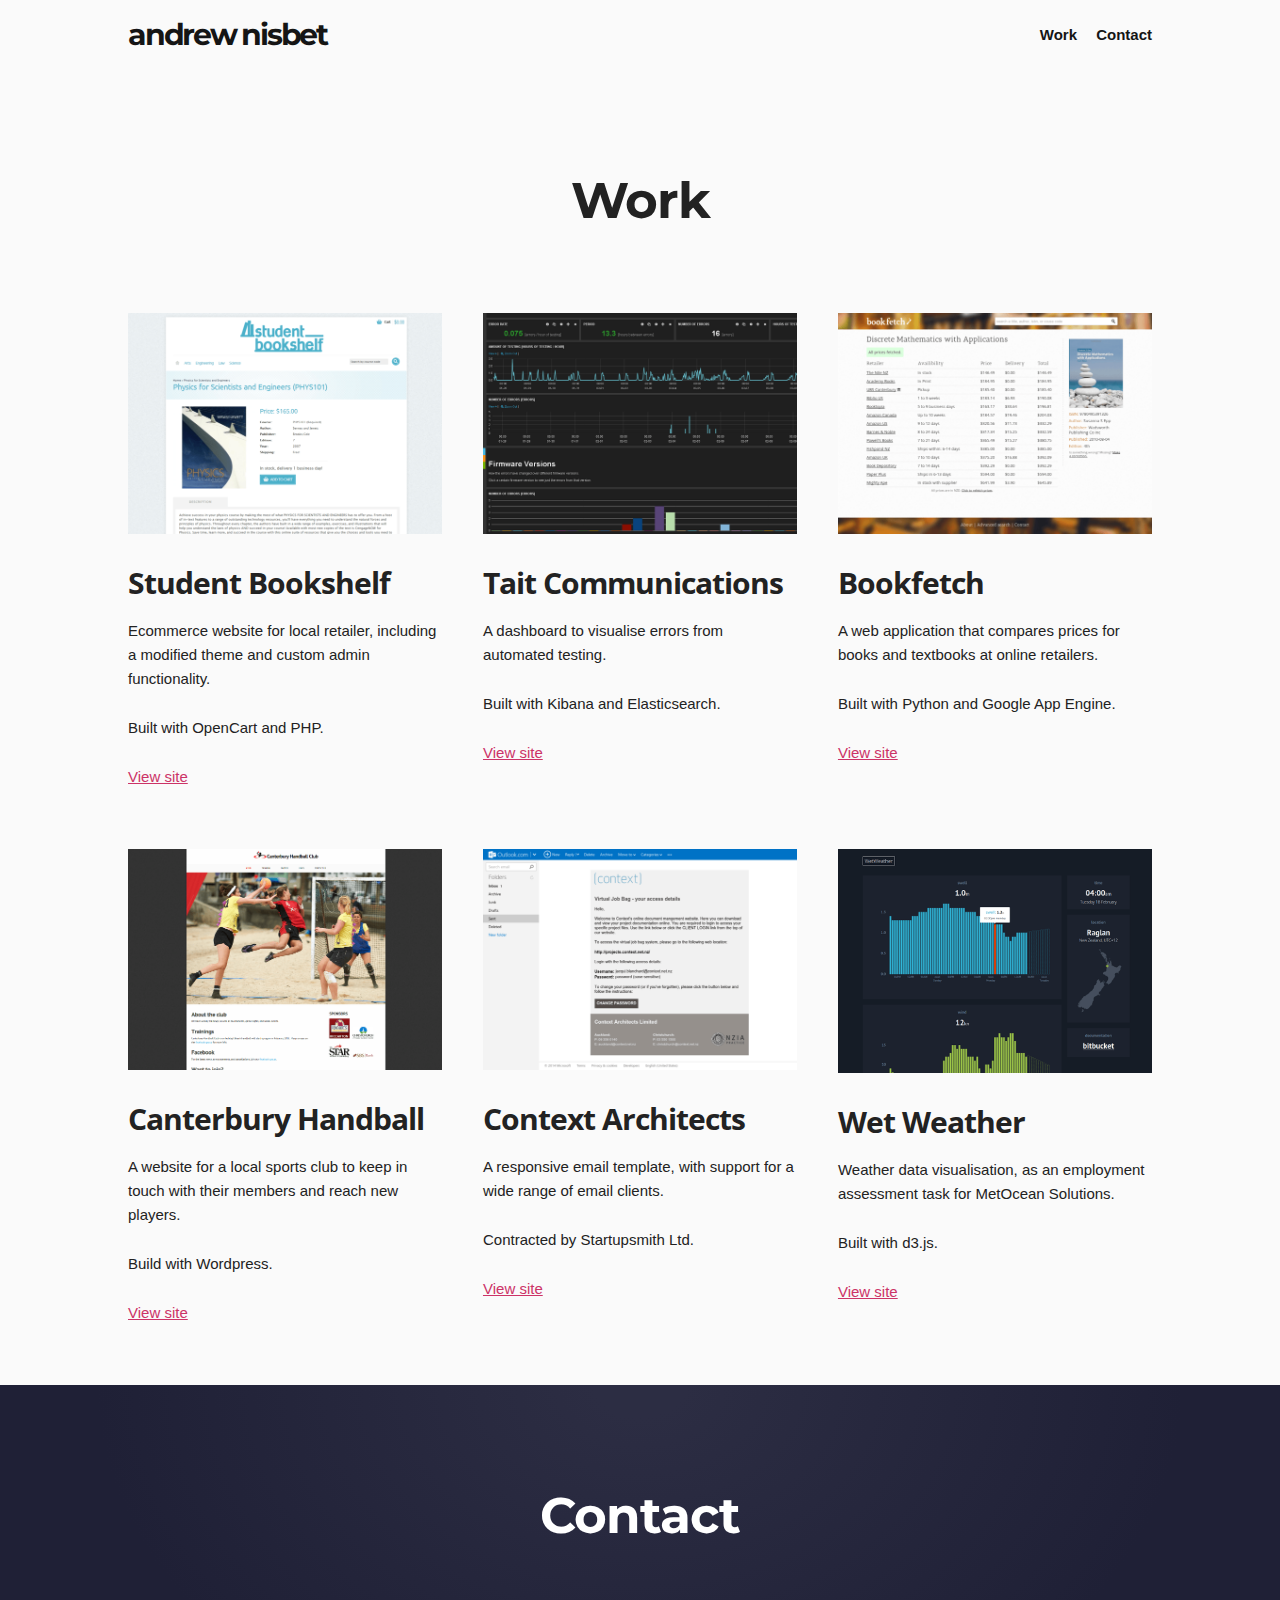
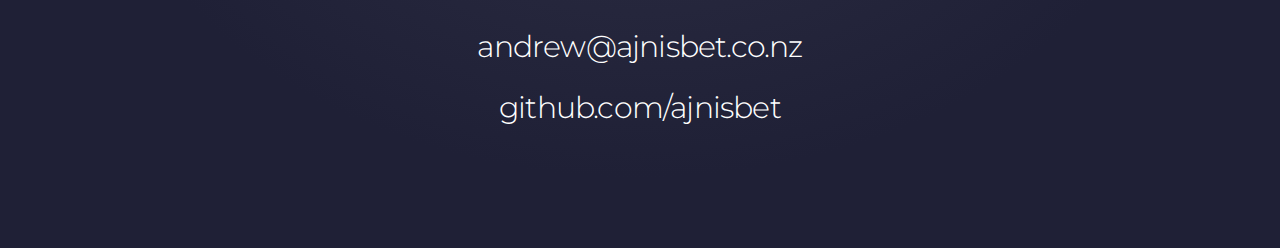
<file: index.html>
<!doctype html>
<html lang="en-GB">
<head>

	<meta charset="utf-8">
	<title>Andrew Nisbet</title>
	<meta name="description" content="A selection of my web development work.">
	<meta name="author" content="https://github.com/ajnisbet">
	<meta name="robots" content="noindex">

	<meta name="viewport" content="width=device-width, initial-scale=1">

	<link href='https://fonts.googleapis.com/css?family=RobotoDraft:300,400,700|Open+Sans:400,700|Open+Sans+Condensed:700|Montserrat:700' rel='stylesheet'>

	<link href="assets/css/normalize.css" rel="stylesheet">
	<link href="assets/css/skeleton.css" rel="stylesheet">
	<link href="assets/css/style.css" rel="stylesheet">

</head>
<body>
<div class="nav-bg">
	
	<div class="container">
		<div class="row top-bar">
			<div class="logotype">Andrew Nisbet</div>
			<ul class="nav">
				<li class="active"><a href="#work">Work</a></li>
				<li><a href="#contact">Contact</a></li>
			</ul>
		</div>
	</div>

</div>
<section class="container work" id="work">
	<div class="row">
		<h2>Work</h2>
	</div>
	<div class="row">
		<div class="one-third column work-item">
			<div class="gallery">
				<a href="assets/images/sb-1.png" data-caption="1 of 3"><img src="assets/images/sb.png" class="placeholder"></a>
				<a href="assets/images/sb-3.png" data-caption="2 of 3"></a>
				<a href="assets/images/sb-2.png" data-caption="3 of 3"></a>
			</div>
			<h3>Student Bookshelf</h3>
			<p>Ecommerce website for local retailer, including a modified theme and custom admin functionality.</p>
			<p>Built with OpenCart and PHP.</p>
			<div class="gallery">
				<a href="assets/images/sb-1.png" data-caption="1 of 3">View site</a>
				<a href="assets/images/sb-3.png" data-caption="2 of 3"></a>
				<a href="assets/images/sb-2.png" data-caption="3 of 3"></a>
			</div>
		</div>
		<div class="one-third column work-item">
			<a href="assets/images/tait-1.png"><img src="assets/images/tait.png" class="placeholder"></a>
			<h3>Tait Communications</h3>
			<p>A dashboard to visualise errors from automated testing.</p>
			<p>Built with Kibana and Elasticsearch.</p>
			<a href="assets/images/tait-1.png">View site</a>
		</div>
		<div class="one-third column work-item">
			<a href="http://www.bookfetch.co.nz"><img src="assets/images/bf.png" class="placeholder"></a>
			<h3>Bookfetch</h3>
			<p>A web application that compares prices for books and textbooks at online retailers.</p>
			<p>Built with Python and Google App Engine.</p>
			<a href="http://www.bookfetch.co.nz">View site</a>
		</div>
	</div>
	<div class="row">
		<div class="one-third column work-item">
			<a href="http://www.canterbury.handball.net.nz/"><img src="assets/images/ch.png" class="placeholder"></a>
			<h3>Canterbury Handball</h3>
			<p>A website for a local sports club to keep in touch with their members and reach new players.</p>
			<p>Build with Wordpress.</p>
			<a href="http://www.canterbury.handball.net.nz/">View site</a>
		</div>
		<div class="one-third column work-item">
			<a href="context_email.html"><img src="assets/images/context.png" class="placeholder"></a>
			<h3>Context Architects</h3>
			<p>A responsive email template, with support for a wide range of email clients.</p>
			<p>Contracted by Startupsmith Ltd.</p>
			<a href="context_email.html">View site</a>
		</div>
		<div class="one-third column work-item">
			<a href="wet_weather.html"><img src="assets/images/wet_weather.png" class="placeholder"></a>
			<h3>Wet Weather</h3>
			<p>Weather data visualisation, as an employment assessment task for MetOcean Solutions.</p>
			<p>Built with d3.js.</p>
			<a href="wet_weather.html">View site</a>
		</div>
	</div>
</section>

<div class="bg bg-upside-down">
	<section class="contact container" id="contact">
		<div class="row">
			<h2>Contact</h2>
			<h4><a href="mailto:andrew@ajnisbet.co.nz">andrew@ajnisbet.co.nz</a></h4>
			<h4><a href="https://github.com/ajnisbet">github.com/ajnisbet</a></h4>
		</div>


	</section>
</div>

<link rel="stylesheet" href="assets/css/baguetteBox.min.css">
<script src="assets/js/baguetteBox.min.js"></script>
<script>
window.onload = function() {
    baguetteBox.run('.gallery', {

    });
};
</script>
<script>
	(function(i,s,o,g,r,a,m){i['GoogleAnalyticsObject']=r;i[r]=i[r]||function(){
	(i[r].q=i[r].q||[]).push(arguments)},i[r].l=1*new Date();a=s.createElement(o),
	m=s.getElementsByTagName(o)[0];a.async=1;a.src=g;m.parentNode.insertBefore(a,m)
	})(window,document,'script','//www.google-analytics.com/analytics.js','ga');
	
	ga('create', 'UA-59478184-2', 'auto');
	ga('send', 'pageview');

</script>
</body>
</html>
</file>
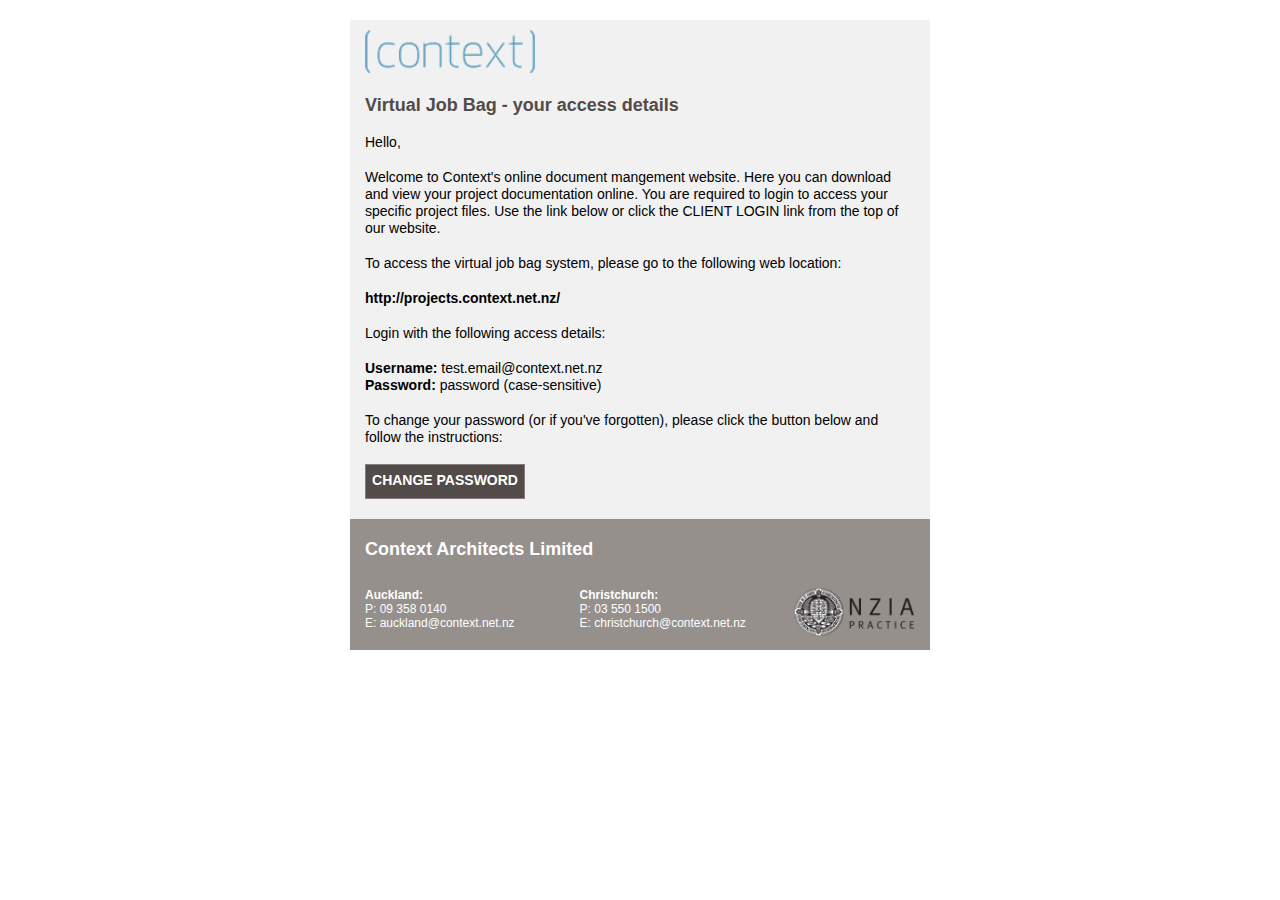
<file: context_email.html>
<!doctype html>
<html xmlns="http://www.w3.org/1999/xhtml">
<head>

<meta http-equiv="Content-Type" content="text/html; charset=UTF-8" />

<title>Virtual Job Bag - Context</title>
                                                                                                                                                                                                                                                                                                                                                                                                        
<style type="text/css">
	.ReadMsgBody {width: 100%; background-color: #ffffff;}
	.ExternalClass {width: 100%; background-color: #ffffff;}
	body	 {width: 100%; background-color: #ffffff; margin:0; padding:0; -webkit-font-smoothing: antialiased;font-family: Georgia, Times, serif}
	table {border-collapse: collapse;}
	
	@media only screen and (max-width: 640px)  {
					body[yahoo] .deviceWidth {width:440px!important; padding:0;}	
					body[yahoo] .center {text-align: center!important;}	 
			}
			
	@media only screen and (max-width: 479px) {
					body[yahoo] .deviceWidth {width:280px!important; padding:0;}	
					body[yahoo] .center {text-align: center!important;}	 
			}

</style>
</head>

<body leftmargin="0" topmargin="0" marginwidth="0" marginheight="0" yahoo="fix" style="font-family: Georgia, Times, serif">

<table width="100%" border="0" cellpadding="0" cellspacing="0" align="center">
	<tr>
		<td width="100%" valign="top" bgcolor="#ffffff" style="padding-top:20px">
		
            <table width="580"  class="deviceWidth" border="0" cellpadding="0" cellspacing="0" align="center" bgcolor="#f1f1f1">
                <tr>
                    <td valign="top" align="left" style="padding:10px 15px 10px 15px">
                        <p style="mso-table-lspace:0;mso-table-rspace:0; margin:0"><img width="170" src="assets/images/context_logo.png" alt="" border="0" style="width: 170px"/></p>
                    </td>
                </tr>              
                <tr>
                    <td style="font-size: 18px; color: #524b48; font-weight: bold; text-align: left; font-family: Calibri, Arial, sans-serif; line-height: 17px; vertical-align: top; padding:10px 15px 10px 15px" bgcolor="#f1f1f1">
                        Virtual Job Bag - your access details                          
                    </td>
                </tr>              
                <tr>
                    <td style="font-size: 14px; color: #000000; font-weight: normal; text-align: left; font-family: Calibri, Arial, sans-serif; line-height: 17px; vertical-align: top; padding:10px 15px 8px 15px" bgcolor="#f1f1f1">
                        Hello,                          
                    </td>
                </tr>              
                <tr>
                    <td style="font-size: 14px; color: #000000; font-weight: normal; text-align: left; font-family: Calibri, Arial, sans-serif; line-height: 17px; vertical-align: top; padding:10px 15px 8px 15px" bgcolor="#f1f1f1">
                        Welcome to Context's online document mangement website. Here you can download and view your project documentation online. You are required to login to access your specific project files. Use the link below or click the CLIENT LOGIN link from the top of our website.                           
                    </td>
                </tr> 
                <tr>             
                    <td style="font-size: 14px; color: #000000; font-weight: normal; text-align: left; font-family: Calibri, Arial, sans-serif; line-height: 17px; vertical-align: top; padding:10px 15px 8px 15px" bgcolor="#f1f1f1">
                        To access the virtual job bag system, please go to the following web location:                      
                    </td>
                </tr>              
                <tr>             
                    <td style="font-size: 14px; color: #000000; font-weight: bold; text-align: left; font-family: Calibri, Arial, sans-serif; line-height: 17px; vertical-align: top; padding:10px 15px 8px 15px" bgcolor="#f1f1f1">
                        <a style="font-size: 14px; color: #000000; font-weight: bold; text-decoration:none" href="http://projects.context.net.nz/">http://projects.context.net.nz/</a>          
                    </td>
                </tr>              
                <tr>             
                    <td style="font-size: 14px; color: #000000; font-weight: normal; text-align: left; font-family: Calibri, Arial, sans-serif; line-height: 17px; vertical-align: top; padding:10px 15px 8px 15px" bgcolor="#f1f1f1">
                        Login with the following access details:
                    </td>
                </tr>              
                <tr>             
                    <td style="font-size: 14px; color: #000000; font-weight: normal; text-align: left; font-family: Calibri, Arial, sans-serif; line-height: 17px; vertical-align: top; padding:10px 15px 8px 15px" bgcolor="#f1f1f1">
                        <b>Username:</b> test.email@context.net.nz
                        <br />
                        <b>Password:</b> password (case-sensitive)
                    </td>
                </tr>
                <tr>             
                    <td style="font-size: 14px; color: #000000; font-weight: normal; text-align: left; font-family: Calibri, Arial, sans-serif; line-height: 17px; vertical-align: top; padding:10px 15px 8px 15px" bgcolor="#f1f1f1">
                        To change your password (or if you've forgotten), please click the button below and follow the instructions:
                    </td>
                </tr>              
                <tr>
                    <td style="padding: 10px 15px 20px 15px">
                        <table width="160" align="left">
                            <tr>
                                <td bgcolor="#c8c8ca" style="padding:2px 0 5px 0;background-color:#524b48; border:1px solid #837e7d; background-repeat:repeat-x" align="center">
                                    <a href="" 
                                    style="
                                    color:#fff;
                                    font-size:14px;
                                    font-weight:bold;
                                    line-height: 26px;
                                    text-align:center;
                                    text-decoration:none;
                                    font-family: Calibri, Arial, sans-serif;
                                    -webkit-text-size-adjust:none;">
                                            CHANGE PASSWORD
                                    </a>

                                </td>
                            </tr>
                        </table>
                    </td>
                </tr>
            </table>



			

			<table width="580" cellpadding="0" cellspacing="0" align="center" class="deviceWidth" bgcolor="#95908c">

                <tr>
                    <td style="font-size: 18px; color: #fff; font-weight: bold; text-align: left; font-family: Calibri, Arial, sans-serif; line-height: 17px; vertical-align: top; padding:22px 8px 20px 15px" bgcolor="#95908c">Context Architects Limited</a>
                    </td>
                </tr>

				<tr>
					<td valign="top">
						
                        <table width="37%" align="left" cellpadding="0" cellspacing="0" class="deviceWidth">
                            <tr>
                                <td style="font-size: 12px; color: #fff; font-weight: normal; text-align: left; font-family: Calibri, Arial, sans-serif; line-height: 14px; vertical-align: top; padding:10px 8px 10px 15px">
                                    <b>Auckland:</b>
                                    <br />
                                    P: 09 358 0140
                                    <br />
                                    E: auckland@context.net.nz
                                </td>
                            </tr>                                        
                        </table>
                        
						<table width="37%" align="left" cellpadding="0" cellspacing="0" class="deviceWidth">
                            <tr>
                                <td style="font-size: 12px; color: #fff; font-weight: normal; text-align: left; font-family: Calibri, Arial, sans-serif; line-height: 14px; vertical-align: top; padding:10px 8px 10px 15px">
                                    <b>Christchurch:</b>
                                    <br />
                                    P: 03 550 1500
                                    <br />
                                    E: christchurch@context.net.nz
                                </td>
                            </tr>                                        
						</table>
                        

                        <table width="22%" align="left" cellpadding="0" cellspacing="0" class="deviceWidth">
                            <tr>
                                <td valign="top" align="left" style="padding:10px 15px 10px 15px">
                                    <p style="mso-table-lspace:0;mso-table-rspace:0; margin:0"><a href="#"><img width="120" src="assets/images/nzia_logo.png" alt="" border="0" style="width: 120px"/></a></p>
                                </td>
                            </tr>
                        </table>

					</td>
				</tr>

			</table>
		</td>
	</tr>
</table> 

</body>
</html>
</file>
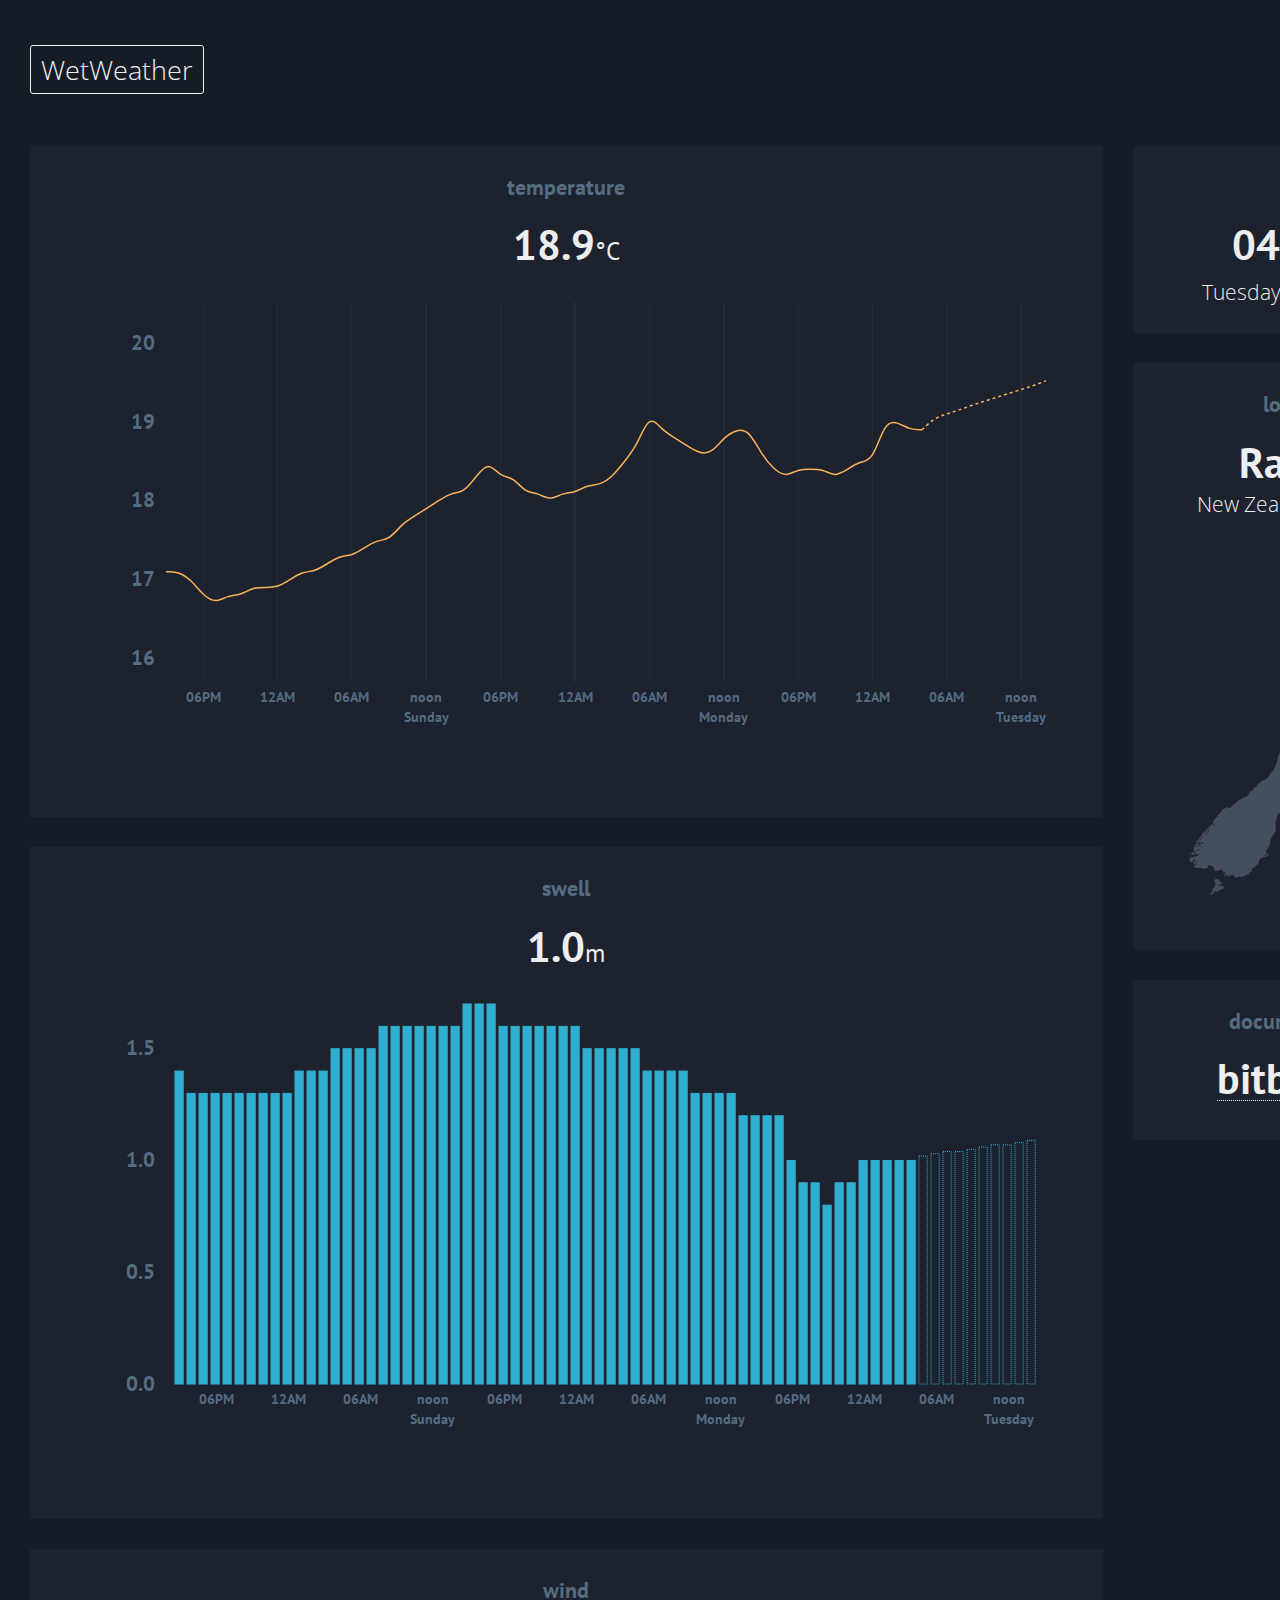
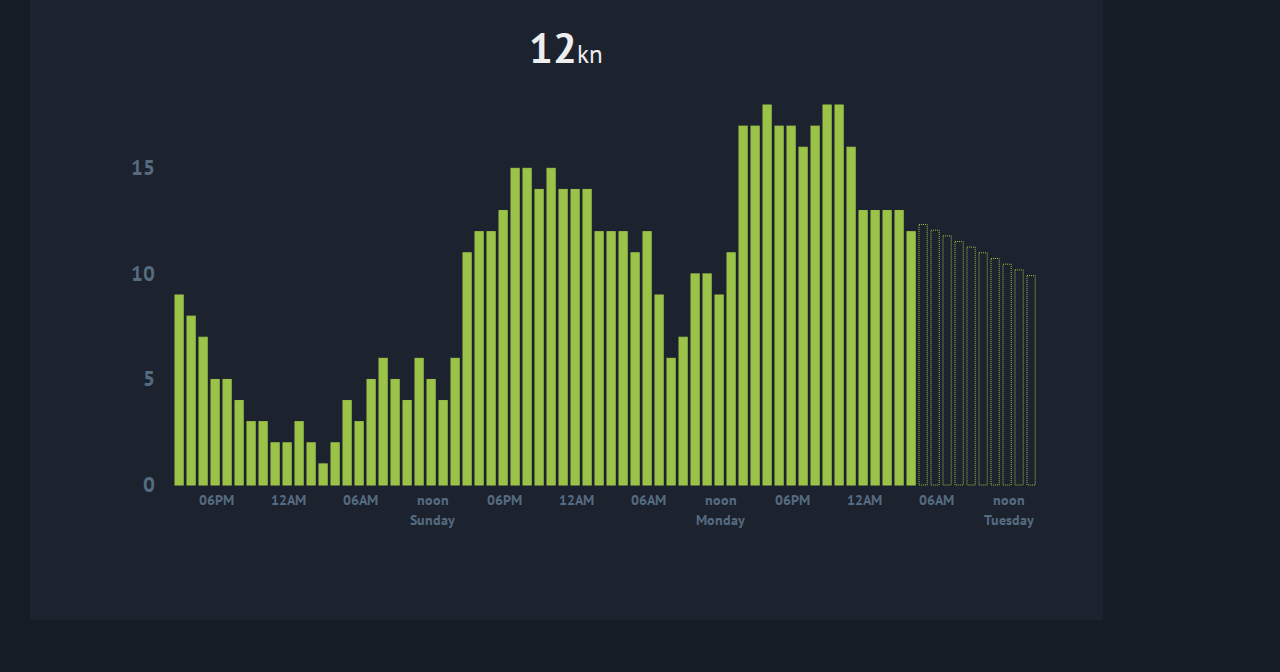
<file: wet_weather.html>
<!doctype html>
<head>

	<meta charset="utf-8">
	<meta http-equiv="X-UA-Compatible" content="IE=edge">
	<meta name="description" content="Weather data visualisation.">
	<meta name="author" content="ajnisbet@gmail.com">
	<meta name="robots" content="noindex">

	<title>Raglan Weather - WetWeather</title>

	<link rel="stylesheet" href="assets/css/bootstrap.min.css">
	<link rel="stylesheet" href="assets/css/ww_style.css">
	<link rel='stylesheet' href='https://fonts.googleapis.com/css?family=PT+Sans:400,700|Open+Sans:400,300'>

	<script src="assets/js/d3.js"></script>
	<script src="assets/js/topojson.js"></script>
	<script src="assets/js/d3.tip.js"></script>

	<!--[if lt IE 9]>
		<script src="assets/js/html5shiv.min.js"></script>
	<![endif]-->

</head>
<body>

	<div class="navbar navbar-static-top">
		<div class="container">
			<div class="navbar-header">
				<a class="navbar-brand" href="#!">
					<span class="logotype">WetWeather</span>
				</a>
			</div>
		</div>
	</div>

	<div class="container">
		
		<div class="col-xs-9">
			<div class="row">
				<div class="col-xs-12">
					<div class="holder">
						<h2>Temperature</h2>
						<div class="value">18.9<span class="unit">°C</span></div>
						<div class="chart-area">
							<div id="temperature-chart"></div>
						</div>
					</div>
				</div>
				<div class="col-xs-12">
					<div class="holder">
						<h2>Swell</h2>
						<div class="value">1.0<span class="unit">m</span></div>
						<div class="chart-area">
							<div id="swell-chart"></div>
						</div>
					</div>
				</div>
				
				<div class="col-xs-12">
					<div class="holder">
						<h2>Wind</h2>
						<div class="value">12<span class="unit">kn</span></div>
						<div class="chart-area">
							<div id="wind-chart"></div>
						</div>
					</div>
				</div>
			</div>

		</div>
		<div class="col-xs-3">
			<div class="row">
				
			<div class="col-xs-12">
				<div class="holder">
					<h2>Time</h2>
					<div class="value">04:00<span class="unit">am</span></div>
					<div class="date">Tuesday 18 February</div>
				</div>
				<div class="holder">
					<h2>Location</h2>
					<div class="value">Raglan</div>
					<div class="date">New Zealand, UTC+12</div>
					<div id="map-chart"></div>
				</div>
				<div class="holder">
					<h2>Documentation</h2>
					<div class="value"><a href="https://bitbucket.org/ajnisbet/ocean-data-visualisation/">bitbucket</a></div>
				</div>
			</div>
			</div>
		</div>


		

		

	</div>

	<script>
		// Return the compas wind direction based on the wind angle
		var wind_direction = function(dir) {
			var dirs = ["N", "NW", "W", "SW", "S", "SE", "S", "NE"];
			dir = dir % 360;
			var index = Math.floor(dir / (360 / dirs.length));
			return dirs[index];
		};

	</script>


	<script>
		// NZ Map
		var map_width = 350, map_height = 400;
		var map_svg = d3.select("#map-chart")
			.append("svg")
			.attr("width", map_width)
			.attr("height", map_height)

		var projection = d3.geo.transverseMercator()
			.scale(1500)
			.rotate([188,40.5])
			.translate([map_width/2-(map_width*0.05), map_height/2]); // Adjust left to visually centre map

		var map_path = d3.geo.path()
			.projection(projection)
			.pointRadius(3);

		var coordinates = projection([174.871794, -37.801285]);

		d3.json("assets/js/nz-topo.json",function (mapData) {

			map_svg.selectAll("path")
				.data(topojson.feature(mapData, mapData.objects.nzl_subunits).features)
				.enter()
				.append("path")
				.attr("d", map_path)
				.attr("class", function (d) {return d.id;});

			map_svg.append('svg:circle')
				.attr('cx', coordinates[0])
				.attr('cy', coordinates[1])
				.attr('r', 7.5)
				.attr("class", "marker");
		});

	</script>
	<script>
		// Dimensions of large plots
		var margin = {top: 20, right: 20, bottom: 100, left: 100},
			width = 1000 - margin.left - margin.right,
			height = 500 - margin.top - margin.bottom;

		// Parse metocean date format
		var parseDate = d3.time.format("%Y-%m-%d %H:%M:%S").parse;

	</script>
	<script>
		// Temperature plot
		var x_temp = d3.time.scale()
			.range([0, width]);

		var y_temp = d3.scale.linear()
			.nice()
			.range([height, 0]);


		var xAxis_temp1 = d3.svg.axis()
			.scale(x_temp)
			.orient("bottom")
			.tickFormat(function(d) {
				if (d.getHours() == 12) {
					return d3.time.format("%A")(d);
				} else {
					return "";
					
				}
			})
			.ticks(d3.time.hour, 12)
			.innerTickSize(-height)
			.outerTickSize(0)
			.tickPadding(30);


		var xAxis_temp2 = d3.svg.axis()
			.scale(x_temp)
			.orient("bottom")
			.tickFormat(function(d) {
				if (d.getHours() == 12) {
					return "noon";
				} else {
					return d3.time.format("%I%p")(d);
					
				} 
			})
			.ticks(d3.time.hour, 6)
			.innerTickSize(-height)
			.outerTickSize(0)
			.tickPadding(10);


		var yAxis_temp = d3.svg.axis()
			.scale(y_temp)
			.ticks(5)
			.orient("left")
			.tickPadding(10)
			.tickSize(1);

		var line_temp = d3.svg.line()
			.interpolate("basis")   
			.x(function(d) { return x_temp(d.Time); })
			.y(function(d) { return y_temp(d.tmp); });

		var svg_temp = d3.select("#temperature-chart").append("svg")
			.attr("width", width + margin.left + margin.right)
			.attr("height", height + margin.top + margin.bottom)
			.append("g")
			.attr("transform", "translate(" + margin.left + "," + margin.top + ")");


		d3.tsv("assets/data/combined.tsv", function(error, data) {
			data.forEach(function(d) {
				d.Time = parseDate(d.Time);
				d.forecast = d.forecast;
			});

			// Only do the last 3 days
			var latest_date = Math.max.apply(Math, data.map(function(d) {
				return d.Time;
			}));
			var earliest_date = latest_date - 3*24*60*60*1000;
			data = data.filter(function(d) {
				return d.Time > earliest_date;
			});

			data_real = data.filter(function(d) {
				return d.forecast  == 0;
			});
			data_forecast = data.filter(function(d) {
				return d.forecast  == 1;
			});
			data_forecast.unshift(data_real[data_real.length-1])

			x_temp.domain(d3.extent(data, function(d) { return d.Time; }));
			var yMin = Math.min.apply(Math, data.map(function(v) { return v.tmp; })) - 1;
			var yMax = Math.max.apply(Math, data.map(function(v) { return v.tmp; })) + 1;
			console.log(yMin, yMax);
			y_temp.domain([yMin, yMax]);

			svg_temp.append("g")
				.attr("class", "x axis major")
				.attr("transform", "translate(0," + height + ")")
				.call(xAxis_temp1);

			svg_temp.append("g")
				.attr("class", "x axis minor")
				.attr("transform", "translate(0," + height + ")")
				.call(xAxis_temp2);

			svg_temp.append("g")
				.attr("class", "y axis")
				.call(yAxis_temp)
				.append("text");


			svg_temp.append("path")
				.datum(data_real)
				.attr("class", "line")
				.attr("d", line_temp);

			svg_temp.append("path")
				.datum(data_forecast)
				.attr("class", "line")
				.style("stroke-dasharray", ("3, 3"))
				.attr("d", line_temp);
		});

	</script>
	<script>
		// Temperature plot

		var x_swell = d3.scale.ordinal()
			.rangeRoundBands([0, width], .1);

		var y_swell = d3.scale.linear()
			.nice()
			.range([height, 0]);

		var xAxis_swell1 = d3.svg.axis()
			.scale(x_swell)
			.tickFormat(function(d) {
				if (d.getHours() == 12) {
					return d3.time.format("%A")(d);
				} else {
					return "";
					
				}
			})
			.orient("bottom")
			.ticks(d3.time.hour, 12)
			.tickSize(0)
			.tickPadding(30);

		var xAxis_swell2 = d3.svg.axis()
			.scale(x_swell)
			.tickFormat(function(d) {
				if (d.getHours() == 12) {
					return "noon";
				} else if (d.getHours()%6 === 0) {
					return d3.time.format("%I%p")(d);
				} else {
					return "";
				}
			})
			.ticks(d3.time.hour, 6)
			.orient("bottom")
			.tickSize(0)
			.tickPadding(10);

		var yAxis_swell = d3.svg.axis()
			.scale(y_swell)
			.orient("left")
			.ticks(5)
			.orient("left")
			.tickPadding(10)
			.tickSize(1);

		var tip_swell = d3.tip()
			.attr('class', 'd3-tip')
			.offset([-10, 0])
			.html(function(d) {
				pretty_date_format = d3.time.format("%I:%M%p %A")
				return "<strong>swell:</strong> " + d.swl + "<span class=\"unit\">m</span></span><br><span class=\"tip-date\">" + pretty_date_format(d.Time)+ "</span";
			})

		var svg_swell = d3.select("#swell-chart").append("svg")
			.attr("width", width + margin.left + margin.right)
			.attr("height", height + margin.top + margin.bottom)
			.append("g")
			.attr("transform", "translate(" + margin.left + "," + margin.top + ")");

		svg_swell.call(tip_swell);

		d3.tsv("assets/data/combined.tsv", type, function(error, data) {
			data.forEach(function(d) {
				d.Time = parseDate(d.Time);
				d.swl = d.hs_sw1;
			});

			// Only do the last n days
			var latest_date = Math.max.apply(Math, data.map(function(d) {
				return d.Time;
			}));
			var earliest_date = latest_date - 3*24*60*60*1000;
			data = data.filter(function (d) {
				return d.Time > earliest_date;
			});


			x_swell.domain(data.map(function(d) { return d.Time; }));
			y_swell.domain([0, d3.max(data, function(d) { return d.swl; })]);

			svg_swell.append("g")
				.attr("class", "x axis")
				.attr("transform", "translate(0," + height + ")")
				.call(xAxis_swell1);

			svg_swell.append("g")
				.attr("class", "x axis")
				.attr("transform", "translate(0," + height + ")")
				.call(xAxis_swell2);

		  	svg_swell.append("g")
				.attr("class", "y axis")
				.call(yAxis_swell)
				.append("text")
				.attr("transform", "rotate(-90)")
				.attr("y", 6)
				.attr("dy", ".71em")
				.style("text-anchor", "end")

		  	svg_swell.selectAll(".bar")
				.data(data)
				.enter().append("rect")
				.attr("class", function(d) {
					if (d.forecast == 1) {
						return "bar forecast";
					} else {
						return "bar";
					}
				})
				.style("stroke-dasharray", function(d) {
					if (d.forecast == 1) {
						return ("1, 1");
					} else {
						return ("0, 0");
					}
				})
				// .style("stroke-dasharray", ("1, 1"))
				.attr("x", function(d) { return x_swell(d.Time); })
				// .attr("width", x_swell.rangeBand())
				.attr("width", width/data.length-4)
				.attr("y", function(d) { return y_swell(d.swl); })
				.attr("height", function(d) { return height - y_swell(d.swl); })
				.on('mouseover', tip_swell.show)
				.on('mouseout', tip_swell.hide)

		});

		function type(d) {
		  d.frequency = +d.frequency;
		  return d;
		}


	</script>

	<script>



			var x_wind = d3.scale.ordinal()
				.rangeRoundBands([0, width], .1);

			var y_wind = d3.scale.linear()
				.nice()
				.range([height, 0]);

			var xAxis_wind1 = d3.svg.axis()
				.scale(x_wind)
				.tickFormat(function(d) {
					if (d.getHours() == 12) {
						return d3.time.format("%A")(d);
					} else {
						return "";
						
					}
				})
				.orient("bottom")
				.ticks(d3.time.hour, 12)
				.tickSize(0)
				.tickPadding(30);

			var xAxis_wind2 = d3.svg.axis()
				.scale(x_wind)
				.tickFormat(function(d) {
					if (d.getHours() == 12) {
						return "noon";
					} else if (d.getHours()%6 === 0) {
						return d3.time.format("%I%p")(d);
					} else {
						return "";
					}
				})
				.ticks(d3.time.hour, 6)
				.orient("bottom")
				.tickSize(0)
				.tickPadding(10);

			var yAxis_wind = d3.svg.axis()
				.scale(y_wind)
				.orient("left")
				.ticks(5)
				.orient("left")
				.tickPadding(10)
				.tickSize(1);

			var tip_wind = d3.tip()
				.attr('class', 'd3-tip')
				.offset([-10, 0])
				.html(function(d) {
					pretty_date_format = d3.time.format("%I:%M%p %A")
					return "<strong>windspeed:</strong> " + d.wsp + "<span class=\"unit\">kn</span></span><br><strong>direction:</strong> " + wind_direction(d.wd) + "<br><span class=\"tip-date\">" + pretty_date_format(d.Time)+ "</span";
				})

			var svg_wind = d3.select("#wind-chart").append("svg")
				.attr("width", width + margin.left + margin.right)
				.attr("height", height + margin.top + margin.bottom)
				.append("g")
				.attr("transform", "translate(" + margin.left + "," + margin.top + ")");

			svg_wind.call(tip_wind);

			d3.tsv("assets/data/combined.tsv", type, function(error, data) {
				data.forEach(function(d) {
					d.Time = parseDate(d.Time);
					d.wsp = d.wsp;
					d.wd = d.wd;
				});

				// Only do the last n days
				var latest_date = Math.max.apply(Math, data.map(function(d) {
					return d.Time;
				}));
				var earliest_date = latest_date - 3*24*60*60*1000;
				data = data.filter(function (d) {
					return d.Time > earliest_date;
				});


				x_wind.domain(data.map(function(d) { return d.Time; }));
				y_wind.domain([0, d3.max(data, function(d) { return d.wsp; })]);

				svg_wind.append("g")
					.attr("class", "x axis")
					.attr("transform", "translate(0," + height + ")")
					.call(xAxis_wind1);

				svg_wind.append("g")
					.attr("class", "x axis")
					.attr("transform", "translate(0," + height + ")")
					.call(xAxis_wind2);

			  	svg_wind.append("g")
					.attr("class", "y axis")
					.call(yAxis_wind)
					.append("text")
					.attr("transform", "rotate(-90)")
					.attr("y", 6)
					.attr("dy", ".71em")
					.style("text-anchor", "end")

			  	svg_wind.selectAll(".bar")
					.data(data)
					.enter().append("rect")
					.attr("class", function(d) {
						if (d.forecast == 1) {
							return "bar forecast";
						} else {
							return "bar";
						}
					})
					.style("stroke-dasharray", function(d) {
						if (d.forecast == 1) {
							return ("1, 1");
						} else {
							return ("0, 0");
						}
					})
					.attr("x", function(d) { return x_wind(d.Time); })
					.attr("width", width/data.length-4)
					.attr("y", function(d) { return y_wind(d.wsp); })
					.attr("height", function(d) { return height - y_wind(d.wsp); })
					.on('mouseover', tip_wind.show)
					.on('mouseout', tip_wind.hide)

			});



		</script>
</body>
</html>
</file>
<file: assets/css/skeleton.css>
/*
* Skeleton V2.0.2
* Copyright 2014, Dave Gamache
* www.getskeleton.com
* Free to use under the MIT license.
* http://www.opensource.org/licenses/mit-license.php
* 12/15/2014
*/


/* Table of contents
–––––––––––––––––––––––––––––––––––––––––––––––––– 
- Grid
- Base Styles
- Typography
- Links
- Buttons
- Forms
- Lists
- Code
- Tables
- Spacing
- Utilities
- Clearing
- Media Queries
*/


/* Grid
–––––––––––––––––––––––––––––––––––––––––––––––––– */
.container {
  position: relative; 
  width: 100%; 
  max-width: 960px; 
  margin: 0 auto; 
  padding: 0 20px;
  box-sizing: border-box; }
.column,        
.columns { 
  width: 100%; 
  float: left; 
  box-sizing: border-box; }

/* For devices larger than 400px */
@media (min-width: 400px) {
  .container {
    width: 85%;
    padding: 0; }
}

/* For devices larger than 550px */
@media (min-width: 550px) {
  .container {
    width: 80%; }
  .column,
  .columns {
    margin-left: 4%; }
  .column:first-child,        
  .columns:first-child { 
    margin-left: 0; }
  
  .one.column,
  .one.columns                    { width: 4.66666666667%; }
  .two.columns                    { width: 13.3333333333%; }
  .three.columns                  { width: 22%;            }
  .four.columns                   { width: 30.6666666667%; }
  .five.columns                   { width: 39.3333333333%; }
  .six.columns                    { width: 48%;            }
  .seven.columns                  { width: 56.6666666667%; }
  .eight.columns                  { width: 65.3333333333%; }
  .nine.columns                   { width: 74.0%;          }
  .ten.columns                    { width: 82.6666666667%; }
  .eleven.columns                 { width: 91.3333333333%; }
  .twelve.columns                 { width: 100%; margin-left: 0; }

  .one-third.column               { width: 30.6666666667%; }
  .two-thirds.column              { width: 65.3333333333%; }

  .one-half.column                { width: 48%; }

  /* Offsets */
  .offset-by-one.column,
  .offset-by-one.columns          { margin-left: 8.66666666667%; }
  .offset-by-two.column,
  .offset-by-two.columns          { margin-left: 17.3333333333%; }
  .offset-by-three.column,
  .offset-by-three.columns        { margin-left: 26%;            }
  .offset-by-four.column,
  .offset-by-four.columns         { margin-left: 34.6666666667%; }
  .offset-by-five.column,
  .offset-by-five.columns         { margin-left: 43.3333333333%; }
  .offset-by-six.column,
  .offset-by-six.columns          { margin-left: 52%;            }
  .offset-by-seven.column,
  .offset-by-seven.columns        { margin-left: 60.6666666667%; }
  .offset-by-eight.column,
  .offset-by-eight.columns        { margin-left: 69.3333333333%; }
  .offset-by-nine.column,
  .offset-by-nine.columns         { margin-left: 78.0%;          }
  .offset-by-ten.column,
  .offset-by-ten.columns          { margin-left: 86.6666666667%; }
  .offset-by-eleven.column,
  .offset-by-eleven.columns       { margin-left: 95.3333333333%; }

  .offset-by-one-third.column,
  .offset-by-one-third.columns    { margin-left: 34.6666666667%; }
  .offset-by-two-thirds.column,
  .offset-by-two-thirds.columns   { margin-left: 69.3333333333%; }

  .offset-by-one-half.column,
  .offset-by-one-half.columns     { margin-left: 52%; }

}


/* Base Styles
–––––––––––––––––––––––––––––––––––––––––––––––––– */
/* NOTE
html is set to 62.5% so that all the REM measurements throughout Skeleton 
are based on 10px sizing. So basically 1.5rem = 15px :) */
html { 
  font-size: 62.5%; } 
body {
  font-size: 1.5em; /* currently ems cause chrome bug misinterpreting rems on body element */
  line-height: 1.6;
  font-weight: 400;
  font-family: "Raleway", "HelveticaNeue", "Helvetica Neue", Helvetica, Arial, sans-serif;
  color: #222; }


/* Typography
–––––––––––––––––––––––––––––––––––––––––––––––––– */
h1, h2, h3, h4, h5, h6 { 
  margin-top: 0;
  margin-bottom: 2rem;
  font-weight: 300; }
h1 { font-size: 4.0rem; line-height: 1.2;  letter-spacing: -.1rem;}
h2 { font-size: 3.6rem; line-height: 1.25; letter-spacing: -.1rem; }
h3 { font-size: 3.0rem; line-height: 1.3;  letter-spacing: -.1rem; }
h4 { font-size: 2.4rem; line-height: 1.35; letter-spacing: -.08rem; }
h5 { font-size: 1.8rem; line-height: 1.5;  letter-spacing: -.05rem; }
h6 { font-size: 1.5rem; line-height: 1.6;  letter-spacing: 0; }

/* Larger than phablet */
@media (min-width: 550px) {
  h1 { font-size: 5.0rem; }
  h2 { font-size: 4.2rem; }
  h3 { font-size: 3.6rem; }
  h4 { font-size: 3.0rem; }
  h5 { font-size: 2.4rem; }
  h6 { font-size: 1.5rem; }
}

p {
  margin-top: 0; }


/* Links
–––––––––––––––––––––––––––––––––––––––––––––––––– */
a { 
  color: #1EAEDB; }
a:hover { 
  color: #0FA0CE; }


/* Buttons 
–––––––––––––––––––––––––––––––––––––––––––––––––– */
.button,
button,
input[type="submit"],
input[type="reset"],
input[type="button"] {
  display: inline-block;
  height: 38px;
  padding: 0 30px;
  color: #555;
  text-align: center;
  font-size: 11px;
  font-weight: 600;
  line-height: 38px;
  letter-spacing: .1rem;
  text-transform: uppercase; 
  text-decoration: none;
  white-space: nowrap;
  background-color: transparent;
  border-radius: 4px;
  border: 1px solid #bbb;
  cursor: pointer;
  box-sizing: border-box; }
.button:hover,
button:hover,
input[type="submit"]:hover,
input[type="reset"]:hover,
input[type="button"]:hover,
.button:focus,
button:focus,
input[type="submit"]:focus,
input[type="reset"]:focus,
input[type="button"]:focus {
  color: #333;
  border-color: #888;
  outline: 0; }
.button.button-primary,
button.button-primary,
input[type="submit"].button-primary,
input[type="reset"].button-primary,
input[type="button"].button-primary {
  color: #FFF;
  background-color: #33C3F0;
  border-color: #33C3F0; }
.button.button-primary:hover,
button.button-primary:hover,
input[type="submit"].button-primary:hover,
input[type="reset"].button-primary:hover,
input[type="button"].button-primary:hover,
.button.button-primary:focus,
button.button-primary:focus,
input[type="submit"].button-primary:focus,
input[type="reset"].button-primary:focus,
input[type="button"].button-primary:focus {
  color: #FFF;
  background-color: #1EAEDB;
  border-color: #1EAEDB; }


/* Forms
–––––––––––––––––––––––––––––––––––––––––––––––––– */
input[type="email"],
input[type="search"],
input[type="text"],
input[type="tel"],
input[type="url"],
input[type="password"],
textarea,
select {
  height: 38px;
  padding: 6px 10px; /* The 6px vertically centers text on FF, ignored by Webkit */
  background-color: #fff;
  border: 1px solid #D1D1D1;
  border-radius: 4px;
  box-shadow: none;
  box-sizing: border-box; }
/* Removes awkard default styles on some inputs for iOS */
input[type="email"],
input[type="search"],
input[type="text"],
input[type="tel"],
input[type="url"],
input[type="password"],
textarea {
  -webkit-appearance: none;
     -moz-appearance: none;
          appearance: none;
}
textarea {
  min-height: 65px;
  padding-top: 6px;
  padding-bottom: 6px; }
input[type="email"]:focus,
input[type="search"]:focus,
input[type="text"]:focus,
input[type="tel"]:focus,
input[type="url"]:focus,
input[type="password"]:focus,
textarea:focus,
select:focus {
  border: 1px solid #33C3F0;
  outline: 0; }
label,
legend {
  display: block;
  margin-bottom: .5rem;
  font-weight: 600; }
fieldset {
  padding: 0;
  border-width: 0; }
input[type="checkbox"],
input[type="radio"] {
  display: inline; }
label > .label-body {
  display: inline-block;
  margin-left: .5rem;
  font-weight: normal; }


/* Lists
–––––––––––––––––––––––––––––––––––––––––––––––––– */
ul { 
  list-style: circle inside; }
ol { 
  list-style: decimal inside; }
ol, ul {
  padding-left: 0;
  margin-top: 0; }
ul ul, 
ul ol,
ol ol, 
ol ul { 
  margin: 1.5rem 0 1.5rem 3rem; 
  font-size: 90%; }
li {
  margin-bottom: 1rem; }


/* Code
–––––––––––––––––––––––––––––––––––––––––––––––––– */
code {
  padding: .2rem .5rem;
  margin: 0 .2rem;
  font-size: 90%;
  white-space: nowrap;
  background: #F1F1F1;
  border: 1px solid #E1E1E1;
  border-radius: 4px; }
pre > code {
  display: block;
  padding: 1rem 1.5rem;
  white-space: pre; }


/* Tables
–––––––––––––––––––––––––––––––––––––––––––––––––– */
th,
td {
  padding: 12px 15px;
  text-align: left;
  border-bottom: 1px solid #E1E1E1; }
th:first-child,
td:first-child {
  padding-left: 0; }
th:last-child,
td:last-child {
  padding-right: 0; }


/* Spacing
–––––––––––––––––––––––––––––––––––––––––––––––––– */
button,
.button {
  margin-bottom: 1rem; }
input,
textarea,
select,
fieldset {
  margin-bottom: 1.5rem; }
pre,
blockquote,
form,
dl,
figure,
table,
p,
ul,
ol,
form {
  margin-bottom: 2.5rem; }
p {
  margin-top: 0; }


/* Utilities
–––––––––––––––––––––––––––––––––––––––––––––––––– */
.u-full-width {
  width: 100%;
  box-sizing: border-box; }
.u-max-full-width {
  max-width: 100%;
  box-sizing: border-box; }
.u-pull-right {
  float: right; }
.u-pull-left {
  float: left; }


/* Misc
–––––––––––––––––––––––––––––––––––––––––––––––––– */
hr {
  margin-top: 3rem;
  margin-bottom: 3.5rem;
  border-width: 0;
  border-top: 1px solid #E1E1E1;
}

/* Clearing
–––––––––––––––––––––––––––––––––––––––––––––––––– */

/* Self Clearing Goodness */
.container:after,
.row:after,
.u-cf { 
  content: "";
  display: table;
  clear: both; }


/* Media Queries
–––––––––––––––––––––––––––––––––––––––––––––––––– */
/*
Note: The best way to structure the use of media queries is to create the queries 
near the relevant code. For example, if you wanted to change the styles for buttons
on small devices, paste the mobile query code up in the buttons section and style it 
there. 
*/


/* Larger than mobile */
@media (min-width: 400px) {}

/* Larger than phablet (also point when grid becomes active) */
@media (min-width: 550px) {}

/* Larger than tablet */
@media (min-width: 750px) {}

/* Larger than desktop */
@media (min-width: 1000px) {}

/* Larger than Desktop HD */
@media (min-width: 1200px) {}
</file>
<file: assets/css/style.css>
@charset "UTF-8";
/*! normalize.css v3.0.2 | MIT License | git.io/normalize */
/**
 * 1. Set default font family to sans-serif.
 * 2. Prevent iOS text size adjust after orientation change, without disabling
 *    user zoom.
 */
html {
  font-family: sans-serif;
  /* 1 */
  -ms-text-size-adjust: 100%;
  /* 2 */
  -webkit-text-size-adjust: 100%;
  /* 2 */ }

/**
 * Remove default margin.
 */
body {
  margin: 0; }

/* HTML5 display definitions
   ========================================================================== */
/**
 * Correct `block` display not defined for any HTML5 element in IE 8/9.
 * Correct `block` display not defined for `details` or `summary` in IE 10/11
 * and Firefox.
 * Correct `block` display not defined for `main` in IE 11.
 */
article,
aside,
details,
figcaption,
figure,
footer,
header,
hgroup,
main,
menu,
nav,
section,
summary {
  display: block; }

/**
 * 1. Correct `inline-block` display not defined in IE 8/9.
 * 2. Normalize vertical alignment of `progress` in Chrome, Firefox, and Opera.
 */
audio,
canvas,
progress,
video {
  display: inline-block;
  /* 1 */
  vertical-align: baseline;
  /* 2 */ }

/**
 * Prevent modern browsers from displaying `audio` without controls.
 * Remove excess height in iOS 5 devices.
 */
audio:not([controls]) {
  display: none;
  height: 0; }

/**
 * Address `[hidden]` styling not present in IE 8/9/10.
 * Hide the `template` element in IE 8/9/11, Safari, and Firefox < 22.
 */
[hidden],
template {
  display: none; }

/* Links
   ========================================================================== */
/**
 * Remove the gray background color from active links in IE 10.
 */
a {
  background-color: transparent; }

/**
 * Improve readability when focused and also mouse hovered in all browsers.
 */
a:active,
a:hover {
  outline: 0; }

/* Text-level semantics
   ========================================================================== */
/**
 * Address styling not present in IE 8/9/10/11, Safari, and Chrome.
 */
abbr[title] {
  border-bottom: 1px dotted; }

/**
 * Address style set to `bolder` in Firefox 4+, Safari, and Chrome.
 */
b,
strong {
  font-weight: bold; }

/**
 * Address styling not present in Safari and Chrome.
 */
dfn {
  font-style: italic; }

/**
 * Address variable `h1` font-size and margin within `section` and `article`
 * contexts in Firefox 4+, Safari, and Chrome.
 */
h1 {
  font-size: 2em;
  margin: 0.67em 0; }

/**
 * Address styling not present in IE 8/9.
 */
mark {
  background: #ff0;
  color: #000; }

/**
 * Address inconsistent and variable font size in all browsers.
 */
small {
  font-size: 80%; }

/**
 * Prevent `sub` and `sup` affecting `line-height` in all browsers.
 */
sub,
sup {
  font-size: 75%;
  line-height: 0;
  position: relative;
  vertical-align: baseline; }

sup {
  top: -0.5em; }

sub {
  bottom: -0.25em; }

/* Embedded content
   ========================================================================== */
/**
 * Remove border when inside `a` element in IE 8/9/10.
 */
img {
  border: 0; }

/**
 * Correct overflow not hidden in IE 9/10/11.
 */
svg:not(:root) {
  overflow: hidden; }

/* Grouping content
   ========================================================================== */
/**
 * Address margin not present in IE 8/9 and Safari.
 */
figure {
  margin: 1em 40px; }

/**
 * Address differences between Firefox and other browsers.
 */
hr {
  -moz-box-sizing: content-box;
  box-sizing: content-box;
  height: 0; }

/**
 * Contain overflow in all browsers.
 */
pre {
  overflow: auto; }

/**
 * Address odd `em`-unit font size rendering in all browsers.
 */
code,
kbd,
pre,
samp {
  font-family: monospace, monospace;
  font-size: 1em; }

/* Forms
   ========================================================================== */
/**
 * Known limitation: by default, Chrome and Safari on OS X allow very limited
 * styling of `select`, unless a `border` property is set.
 */
/**
 * 1. Correct color not being inherited.
 *    Known issue: affects color of disabled elements.
 * 2. Correct font properties not being inherited.
 * 3. Address margins set differently in Firefox 4+, Safari, and Chrome.
 */
button,
input,
optgroup,
select,
textarea {
  color: inherit;
  /* 1 */
  font: inherit;
  /* 2 */
  margin: 0;
  /* 3 */ }

/**
 * Address `overflow` set to `hidden` in IE 8/9/10/11.
 */
button {
  overflow: visible; }

/**
 * Address inconsistent `text-transform` inheritance for `button` and `select`.
 * All other form control elements do not inherit `text-transform` values.
 * Correct `button` style inheritance in Firefox, IE 8/9/10/11, and Opera.
 * Correct `select` style inheritance in Firefox.
 */
button,
select {
  text-transform: none; }

/**
 * 1. Avoid the WebKit bug in Android 4.0.* where (2) destroys native `audio`
 *    and `video` controls.
 * 2. Correct inability to style clickable `input` types in iOS.
 * 3. Improve usability and consistency of cursor style between image-type
 *    `input` and others.
 */
button,
html input[type="button"],
input[type="reset"],
input[type="submit"] {
  -webkit-appearance: button;
  /* 2 */
  cursor: pointer;
  /* 3 */ }

/**
 * Re-set default cursor for disabled elements.
 */
button[disabled],
html input[disabled] {
  cursor: default; }

/**
 * Remove inner padding and border in Firefox 4+.
 */
button::-moz-focus-inner,
input::-moz-focus-inner {
  border: 0;
  padding: 0; }

/**
 * Address Firefox 4+ setting `line-height` on `input` using `!important` in
 * the UA stylesheet.
 */
input {
  line-height: normal; }

/**
 * It's recommended that you don't attempt to style these elements.
 * Firefox's implementation doesn't respect box-sizing, padding, or width.
 *
 * 1. Address box sizing set to `content-box` in IE 8/9/10.
 * 2. Remove excess padding in IE 8/9/10.
 */
input[type="checkbox"],
input[type="radio"] {
  box-sizing: border-box;
  /* 1 */
  padding: 0;
  /* 2 */ }

/**
 * Fix the cursor style for Chrome's increment/decrement buttons. For certain
 * `font-size` values of the `input`, it causes the cursor style of the
 * decrement button to change from `default` to `text`.
 */
input[type="number"]::-webkit-inner-spin-button,
input[type="number"]::-webkit-outer-spin-button {
  height: auto; }

/**
 * 1. Address `appearance` set to `searchfield` in Safari and Chrome.
 * 2. Address `box-sizing` set to `border-box` in Safari and Chrome
 *    (include `-moz` to future-proof).
 */
input[type="search"] {
  -webkit-appearance: textfield;
  /* 1 */
  -moz-box-sizing: content-box;
  -webkit-box-sizing: content-box;
  /* 2 */
  box-sizing: content-box; }

/**
 * Remove inner padding and search cancel button in Safari and Chrome on OS X.
 * Safari (but not Chrome) clips the cancel button when the search input has
 * padding (and `textfield` appearance).
 */
input[type="search"]::-webkit-search-cancel-button,
input[type="search"]::-webkit-search-decoration {
  -webkit-appearance: none; }

/**
 * Define consistent border, margin, and padding.
 */
fieldset {
  border: 1px solid #c0c0c0;
  margin: 0 2px;
  padding: 0.35em 0.625em 0.75em; }

/**
 * 1. Correct `color` not being inherited in IE 8/9/10/11.
 * 2. Remove padding so people aren't caught out if they zero out fieldsets.
 */
legend {
  border: 0;
  /* 1 */
  padding: 0;
  /* 2 */ }

/**
 * Remove default vertical scrollbar in IE 8/9/10/11.
 */
textarea {
  overflow: auto; }

/**
 * Don't inherit the `font-weight` (applied by a rule above).
 * NOTE: the default cannot safely be changed in Chrome and Safari on OS X.
 */
optgroup {
  font-weight: bold; }

/* Tables
   ========================================================================== */
/**
 * Remove most spacing between table cells.
 */
table {
  border-collapse: collapse;
  border-spacing: 0; }

td,
th {
  padding: 0; }

/*
* Skeleton V2.0.4
* Copyright 2014, Dave Gamache
* www.getskeleton.com
* Free to use under the MIT license.
* http://www.opensource.org/licenses/mit-license.php
* 12/29/2014
*/
/* Table of contents
––––––––––––––––––––––––––––––––––––––––––––––––––
- Grid
- Base Styles
- Typography
- Links
- Buttons
- Forms
- Lists
- Code
- Tables
- Spacing
- Utilities
- Clearing
- Media Queries
*/
/* Grid
–––––––––––––––––––––––––––––––––––––––––––––––––– */
.container {
  position: relative;
  width: 100%;
  max-width: 960px;
  margin: 0 auto;
  padding: 0 20px;
  box-sizing: border-box; }

.column,
.columns {
  width: 100%;
  float: left;
  box-sizing: border-box; }

/* For devices larger than 400px */
@media (min-width: 400px) {
  .container {
    width: 85%;
    padding: 0; } }
/* For devices larger than 550px */
@media (min-width: 550px) {
  .container {
    width: 80%; }

  .column,
  .columns {
    margin-left: 4%; }

  .column:first-child,
  .columns:first-child {
    margin-left: 0; }

  .one.column,
  .one.columns {
    width: 4.66666666667%; }

  .two.columns {
    width: 13.3333333333%; }

  .three.columns {
    width: 22%; }

  .four.columns {
    width: 30.6666666667%; }

  .five.columns {
    width: 39.3333333333%; }

  .six.columns {
    width: 48%; }

  .seven.columns {
    width: 56.6666666667%; }

  .eight.columns {
    width: 65.3333333333%; }

  .nine.columns {
    width: 74.0%; }

  .ten.columns {
    width: 82.6666666667%; }

  .eleven.columns {
    width: 91.3333333333%; }

  .twelve.columns {
    width: 100%;
    margin-left: 0; }

  .one-third.column {
    width: 30.6666666667%; }

  .two-thirds.column {
    width: 65.3333333333%; }

  .one-half.column {
    width: 48%; }

  /* Offsets */
  .offset-by-one.column,
  .offset-by-one.columns {
    margin-left: 8.66666666667%; }

  .offset-by-two.column,
  .offset-by-two.columns {
    margin-left: 17.3333333333%; }

  .offset-by-three.column,
  .offset-by-three.columns {
    margin-left: 26%; }

  .offset-by-four.column,
  .offset-by-four.columns {
    margin-left: 34.6666666667%; }

  .offset-by-five.column,
  .offset-by-five.columns {
    margin-left: 43.3333333333%; }

  .offset-by-six.column,
  .offset-by-six.columns {
    margin-left: 52%; }

  .offset-by-seven.column,
  .offset-by-seven.columns {
    margin-left: 60.6666666667%; }

  .offset-by-eight.column,
  .offset-by-eight.columns {
    margin-left: 69.3333333333%; }

  .offset-by-nine.column,
  .offset-by-nine.columns {
    margin-left: 78.0%; }

  .offset-by-ten.column,
  .offset-by-ten.columns {
    margin-left: 86.6666666667%; }

  .offset-by-eleven.column,
  .offset-by-eleven.columns {
    margin-left: 95.3333333333%; }

  .offset-by-one-third.column,
  .offset-by-one-third.columns {
    margin-left: 34.6666666667%; }

  .offset-by-two-thirds.column,
  .offset-by-two-thirds.columns {
    margin-left: 69.3333333333%; }

  .offset-by-one-half.column,
  .offset-by-one-half.columns {
    margin-left: 52%; } }
/* Base Styles
–––––––––––––––––––––––––––––––––––––––––––––––––– */
/* NOTE
html is set to 62.5% so that all the REM measurements throughout Skeleton
are based on 10px sizing. So basically 1.5rem = 15px :) */
html {
  font-size: 62.5%; }

body {
  font-size: 1.5em;
  /* currently ems cause chrome bug misinterpreting rems on body element */
  line-height: 1.6;
  font-weight: 400;
  font-family: "Raleway", "HelveticaNeue", "Helvetica Neue", Helvetica, Arial, sans-serif;
  color: #222; }

/* Typography
–––––––––––––––––––––––––––––––––––––––––––––––––– */
h1, h2, h3, h4, h5, h6 {
  margin-top: 0;
  margin-bottom: 2rem;
  font-weight: 300; }

h1 {
  font-size: 4.0rem;
  line-height: 1.2;
  letter-spacing: -.1rem; }

h2 {
  font-size: 3.6rem;
  line-height: 1.25;
  letter-spacing: -.1rem; }

h3 {
  font-size: 3.0rem;
  line-height: 1.3;
  letter-spacing: -.1rem; }

h4 {
  font-size: 2.4rem;
  line-height: 1.35;
  letter-spacing: -.08rem; }

h5 {
  font-size: 1.8rem;
  line-height: 1.5;
  letter-spacing: -.05rem; }

h6 {
  font-size: 1.5rem;
  line-height: 1.6;
  letter-spacing: 0; }

/* Larger than phablet */
@media (min-width: 550px) {
  h1 {
    font-size: 5.0rem; }

  h2 {
    font-size: 4.2rem; }

  h3 {
    font-size: 3.6rem; }

  h4 {
    font-size: 3.0rem; }

  h5 {
    font-size: 2.4rem; }

  h6 {
    font-size: 1.5rem; } }
p {
  margin-top: 0; }

/* Links
–––––––––––––––––––––––––––––––––––––––––––––––––– */
a {
  color: #1EAEDB; }

a:hover {
  color: #0FA0CE; }

/* Buttons
–––––––––––––––––––––––––––––––––––––––––––––––––– */
.button,
button,
input[type="submit"],
input[type="reset"],
input[type="button"] {
  display: inline-block;
  height: 38px;
  padding: 0 30px;
  color: #555;
  text-align: center;
  font-size: 11px;
  font-weight: 600;
  line-height: 38px;
  letter-spacing: .1rem;
  text-transform: uppercase;
  text-decoration: none;
  white-space: nowrap;
  background-color: transparent;
  border-radius: 4px;
  border: 1px solid #bbb;
  cursor: pointer;
  box-sizing: border-box; }

.button:hover,
button:hover,
input[type="submit"]:hover,
input[type="reset"]:hover,
input[type="button"]:hover,
.button:focus,
button:focus,
input[type="submit"]:focus,
input[type="reset"]:focus,
input[type="button"]:focus {
  color: #333;
  border-color: #888;
  outline: 0; }

.button.button-primary,
button.button-primary,
input[type="submit"].button-primary,
input[type="reset"].button-primary,
input[type="button"].button-primary {
  color: #FFF;
  background-color: #33C3F0;
  border-color: #33C3F0; }

.button.button-primary:hover,
button.button-primary:hover,
input[type="submit"].button-primary:hover,
input[type="reset"].button-primary:hover,
input[type="button"].button-primary:hover,
.button.button-primary:focus,
button.button-primary:focus,
input[type="submit"].button-primary:focus,
input[type="reset"].button-primary:focus,
input[type="button"].button-primary:focus {
  color: #FFF;
  background-color: #1EAEDB;
  border-color: #1EAEDB; }

/* Forms
–––––––––––––––––––––––––––––––––––––––––––––––––– */
input[type="email"],
input[type="number"],
input[type="search"],
input[type="text"],
input[type="tel"],
input[type="url"],
input[type="password"],
textarea,
select {
  height: 38px;
  padding: 6px 10px;
  /* The 6px vertically centers text on FF, ignored by Webkit */
  background-color: #fff;
  border: 1px solid #D1D1D1;
  border-radius: 4px;
  box-shadow: none;
  box-sizing: border-box; }

/* Removes awkward default styles on some inputs for iOS */
input[type="email"],
input[type="number"],
input[type="search"],
input[type="text"],
input[type="tel"],
input[type="url"],
input[type="password"],
textarea {
  -webkit-appearance: none;
  -moz-appearance: none;
  appearance: none; }

textarea {
  min-height: 65px;
  padding-top: 6px;
  padding-bottom: 6px; }

input[type="email"]:focus,
input[type="number"]:focus,
input[type="search"]:focus,
input[type="text"]:focus,
input[type="tel"]:focus,
input[type="url"]:focus,
input[type="password"]:focus,
textarea:focus,
select:focus {
  border: 1px solid #33C3F0;
  outline: 0; }

label,
legend {
  display: block;
  margin-bottom: .5rem;
  font-weight: 600; }

fieldset {
  padding: 0;
  border-width: 0; }

input[type="checkbox"],
input[type="radio"] {
  display: inline; }

label > .label-body {
  display: inline-block;
  margin-left: .5rem;
  font-weight: normal; }

/* Lists
–––––––––––––––––––––––––––––––––––––––––––––––––– */
ul {
  list-style: circle inside; }

ol {
  list-style: decimal inside; }

ol, ul {
  padding-left: 0;
  margin-top: 0; }

ul ul,
ul ol,
ol ol,
ol ul {
  margin: 1.5rem 0 1.5rem 3rem;
  font-size: 90%; }

li {
  margin-bottom: 1rem; }

/* Code
–––––––––––––––––––––––––––––––––––––––––––––––––– */
code {
  padding: .2rem .5rem;
  margin: 0 .2rem;
  font-size: 90%;
  white-space: nowrap;
  background: #F1F1F1;
  border: 1px solid #E1E1E1;
  border-radius: 4px; }

pre > code {
  display: block;
  padding: 1rem 1.5rem;
  white-space: pre; }

/* Tables
–––––––––––––––––––––––––––––––––––––––––––––––––– */
th,
td {
  padding: 12px 15px;
  text-align: left;
  border-bottom: 1px solid #E1E1E1; }

th:first-child,
td:first-child {
  padding-left: 0; }

th:last-child,
td:last-child {
  padding-right: 0; }

/* Spacing
–––––––––––––––––––––––––––––––––––––––––––––––––– */
button,
.button {
  margin-bottom: 1rem; }

input,
textarea,
select,
fieldset {
  margin-bottom: 1.5rem; }

pre,
blockquote,
dl,
figure,
table,
p,
ul,
ol,
form {
  margin-bottom: 2.5rem; }

/* Utilities
–––––––––––––––––––––––––––––––––––––––––––––––––– */
.u-full-width {
  width: 100%;
  box-sizing: border-box; }

.u-max-full-width {
  max-width: 100%;
  box-sizing: border-box; }

.u-pull-right {
  float: right; }

.u-pull-left {
  float: left; }

/* Misc
–––––––––––––––––––––––––––––––––––––––––––––––––– */
hr {
  margin-top: 3rem;
  margin-bottom: 3.5rem;
  border-width: 0;
  border-top: 1px solid #E1E1E1; }

/* Clearing
–––––––––––––––––––––––––––––––––––––––––––––––––– */
/* Self Clearing Goodness */
.container:after,
.row:after,
.u-cf {
  content: "";
  display: table;
  clear: both; }

/* Media Queries
–––––––––––––––––––––––––––––––––––––––––––––––––– */
/*
Note: The best way to structure the use of media queries is to create the queries
near the relevant code. For example, if you wanted to change the styles for buttons
on small devices, paste the mobile query code up in the buttons section and style it
there.
*/
/* Larger than mobile */
/* Larger than phablet (also point when grid becomes active) */
/* Larger than tablet */
/* Larger than desktop */
/* Larger than Desktop HD */
.container {
  max-width: 1100px; }

body {
  font-family: "RobotoDraft", sans-serif;
  font-weight: 300;
  background-color: #fafafa; }

h1 {
  font-family: "Open Sans", sans-serif; }

h2, h3, h4, h5, h6 {
  font-family: "Montserrat", sans-serif; }

a, a:visited {
  color: #cc3367; }

a:hover, a:active {
  color: #8f2448; }

img {
  max-width: 100%; }

.bg {
  background-color: #1f2036;
  background: radial-gradient(at bottom, #2c2d43 5%, #1f2036 60%);
  color: white;
  overflow: hidden; }

.bg-upside-down {
  background: radial-gradient(at top, #2c2d43 5%, #1f2036 60%); }

.nav-bg {
  background-color: #151515;
  color: #fff;
  background-color: #fafafa;
  color: #151515; }

.top-bar {
  padding: 2rem 0 2rem; }

.logotype {
  float: left;
  font-family: Monaco,'Courier New',monospace;
  font-size: 3rem;
  line-height: 3rem;
  margin: 0;
  margin-right: 1em;
  font-family: "Montserrat", sans-serif;
  text-transform: uppercase;
  font-weight: bold;
  text-transform: lowercase;
  letter-spacing: -0.075em; }

ul.nav {
  list-style-type: none;
  margin: 0;
  padding: 0;
  float: right; }

ul.nav > li {
  margin: 0;
  color: #fff;
  color: #151515;
  display: inline-block;
  font-weight: bold;
  line-height: 3rem;
  line-height: 3rem;
  margin-left: 1em; }

ul.nav > li a {
  color: inherit;
  text-decoration: none; }

ul.nav > li a:hover {
  color: #cc3367; }

.intro {
  text-align: center;
  margin-top: 6rem; }

.site-image {
  text-align: center; }

.site-image img {
  display: inline-block;
  max-width: 550px;
  width: 100%;
  margin-bottom: -20px;
  margin-top: 6rem; }

h2 {
  font-size: 50px;
  font-weight: bold;
  text-align: center;
  margin-bottom: 8rem; }

section.container {
  margin-top: 10rem; }

h3 {
  font-size: 30px;
  line-height: 1.1;
  margin-top: 2.5rem;
  font-family: "Open Sans Condensed", sans-serif;
  font-weight: bold; }

.work-item {
  margin-bottom: 6rem; }

.what-i-do {
  padding-bottom: 10rem; }

.contact {
  text-align: center;
  padding-bottom: 10rem; }

.contact a {
  color: inherit;
  text-decoration: none; }

.contact a:hover {
  text-decoration: underline; }

@media (max-width: 750px) {
  h1 br {
    display: none; } }
@media (max-width: 550px) {
  .top-bar {
    text-align: center; }

  .logotype {
    margin: 0 0 20px;
    float: none;
    font-size: 4.5rem; }

  ul.nav {
    float: none; } }
</file>
<file: assets/css/baguetteBox.min.css>
/*!
 * baguetteBox.js
 * @author  feimosi
 * @version 1.3.1
 * @url https://github.com/feimosi/baguetteBox.js
 */#baguetteBox-overlay{display:none;opacity:0;position:fixed;overflow:hidden;top:0;left:0;width:100%;height:100%;z-index:1000000;background-color:#222;background-color:rgba(0,0,0,.8);-webkit-transition:opacity .5s ease;transition:opacity .5s ease}#baguetteBox-overlay.visible{opacity:1}#baguetteBox-overlay .full-image{display:inline-block;position:relative;width:100%;height:100%;text-align:center}#baguetteBox-overlay .full-image figure{display:inline;margin:0;height:100%}#baguetteBox-overlay .full-image img{display:inline-block;width:auto;height:auto;max-height:100%;max-width:100%;vertical-align:middle;-webkit-box-shadow:0 0 8px rgba(0,0,0,.6);-moz-box-shadow:0 0 8px rgba(0,0,0,.6);box-shadow:0 0 8px rgba(0,0,0,.6)}#baguetteBox-overlay .full-image figcaption{display:block;position:absolute;bottom:0;width:100%;text-align:center;line-height:1.8;color:#ccc;background-color:#000;background-color:rgba(0,0,0,.6);font-family:sans-serif}#baguetteBox-overlay .full-image:before{content:"";display:inline-block;height:50%;width:1px;margin-right:-1px}#baguetteBox-slider{position:absolute;left:0;top:0;height:100%;width:100%;white-space:nowrap;-webkit-transition:left .4s ease,-webkit-transform .4s ease;transition:left .4s ease,-moz-transform .4s ease;transition:left .4s ease,transform .4s ease}#baguetteBox-slider.bounce-from-right{-webkit-animation:bounceFromRight .4s ease-out;animation:bounceFromRight .4s ease-out}#baguetteBox-slider.bounce-from-left{-webkit-animation:bounceFromLeft .4s ease-out;animation:bounceFromLeft .4s ease-out}.baguetteBox-button#next-button,.baguetteBox-button#previous-button{top:50%;top:calc(50% - 30px);width:44px;height:60px}.baguetteBox-button{position:absolute;cursor:pointer;outline:0;padding:0;margin:0;border:0;-moz-border-radius:15%;border-radius:15%;background-color:#323232;background-color:rgba(50,50,50,.5);color:#ddd;font:1.6em sans-serif;-webkit-transition:background-color .4s ease;transition:background-color .4s ease}.baguetteBox-button:hover{background-color:rgba(50,50,50,.9)}.baguetteBox-button#next-button{right:2%}.baguetteBox-button#previous-button{left:2%}.baguetteBox-button#close-button{top:20px;right:2%;right:calc(2% + 6px);width:30px;height:30px}.baguetteBox-button svg{position:absolute;left:0;top:0}.spinner{width:40px;height:40px;display:inline-block;position:absolute;top:50%;left:50%;margin-top:-20px;margin-left:-20px}.double-bounce1,.double-bounce2{width:100%;height:100%;-moz-border-radius:50%;border-radius:50%;background-color:#fff;opacity:.6;position:absolute;top:0;left:0;-webkit-animation:bounce 2s infinite ease-in-out;animation:bounce 2s infinite ease-in-out}.double-bounce2{-webkit-animation-delay:-1s;animation-delay:-1s}@-webkit-keyframes bounceFromRight{0%{margin-left:0}50%{margin-left:-30px}100%{margin-left:0}}@keyframes bounceFromRight{0%{margin-left:0}50%{margin-left:-30px}100%{margin-left:0}}@-webkit-keyframes bounceFromLeft{0%{margin-left:0}50%{margin-left:30px}100%{margin-left:0}}@keyframes bounceFromLeft{0%{margin-left:0}50%{margin-left:30px}100%{margin-left:0}}@-webkit-keyframes bounce{0%,100%{-webkit-transform:scale(0);transform:scale(0)}50%{-webkit-transform:scale(1);transform:scale(1)}}@keyframes bounce{0%,100%{-webkit-transform:scale(0);-moz-transform:scale(0);transform:scale(0)}50%{-webkit-transform:scale(1);-moz-transform:scale(1);transform:scale(1)}}
</file>
<file: assets/css/ww_style.css>
/*
------------------------------------------------
				SASS setup
------------------------------------------------
*/
/*! normalize.css v3.0.0 | MIT License | git.io/normalize */
/**
 * 1. Set default font family to sans-serif.
 * 2. Prevent iOS text size adjust after orientation change, without disabling
 *    user zoom.
 */
html {
  -ms-text-size-adjust: 100%;
  /* 2 */
  -webkit-text-size-adjust: 100%;
  /* 2 */ }

/**
 * Remove default margin.
 */
body {
  margin: 0; }

/* HTML5 display definitions
   ========================================================================== */
/**
 * Correct `block` display not defined for any HTML5 element in IE 8/9.
 * Correct `block` display not defined for `details` or `summary` in IE 10/11 and Firefox.
 * Correct `block` display not defined for `main` in IE 11.
 */
article,
aside,
details,
figcaption,
figure,
footer,
header,
hgroup,
main,
nav,
section,
summary {
  display: block; }

/**
 * 1. Correct `inline-block` display not defined in IE 8/9.
 * 2. Normalize vertical alignment of `progress` in Chrome, Firefox, and Opera.
 */
audio,
canvas,
progress,
video {
  display: inline-block;
  /* 1 */
  vertical-align: baseline;
  /* 2 */ }

/**
 * Prevent modern browsers from displaying `audio` without controls.
 * Remove excess height in iOS 5 devices.
 */
/**
 * Address `[hidden]` styling not present in IE 8/9/10.
 * Hide the `template` element in IE 8/9/11, Safari, and Firefox < 22.
 */
[hidden],
template {
  display: none; }

/* Links
   ========================================================================== */
/**
 * Remove the gray background color from active links in IE 10.
 */
a {
  background: transparent; }

/**
 * Improve readability when focused and also mouse hovered in all browsers.
 */
a:active,
a:hover {
  outline: 0; }

/* Text-level semantics
   ========================================================================== */
/**
 * Address styling not present in IE 8/9/10/11, Safari, and Chrome.
 */
/**
 * Address style set to `bolder` in Firefox 4+, Safari, and Chrome.
 */
b,
strong {
  font-weight: bold; }

/**
 * Address styling not present in Safari and Chrome.
 */
/**
 * Address variable `h1` font-size and margin within `section` and `article`
 * contexts in Firefox 4+, Safari, and Chrome.
 */
/**
 * Address styling not present in IE 8/9.
 */
/**
 * Address inconsistent and variable font size in all browsers.
 */
small {
  font-size: 80%; }

/**
 * Prevent `sub` and `sup` affecting `line-height` in all browsers.
 */
/* Embedded content
   ========================================================================== */
/**
 * Remove border when inside `a` element in IE 8/9/10.
 */
img {
  border: 0; }

/**
 * Correct overflow not hidden in IE 9/10/11.
 */
/* Grouping content
   ========================================================================== */
/**
 * Address margin not present in IE 8/9 and Safari.
 */
figure {
  margin: 1em 40px; }

/**
 * Address differences between Firefox and other browsers.
 */
hr {
  -moz-box-sizing: content-box;
  box-sizing: content-box;
  height: 0; }

/**
 * Contain overflow in all browsers.
 */
/**
 * Address odd `em`-unit font size rendering in all browsers.
 */
/* Forms
   ========================================================================== */
/**
 * Known limitation: by default, Chrome and Safari on OS X allow very limited
 * styling of `select`, unless a `border` property is set.
 */
/**
 * 1. Correct color not being inherited.
 *    Known issue: affects color of disabled elements.
 * 2. Correct font properties not being inherited.
 * 3. Address margins set differently in Firefox 4+, Safari, and Chrome.
 */
button,
input,
optgroup,
select,
textarea {
  color: inherit;
  /* 1 */
  font: inherit;
  /* 2 */
  margin: 0;
  /* 3 */ }

/**
 * Address `overflow` set to `hidden` in IE 8/9/10/11.
 */
button {
  overflow: visible; }

/**
 * Address inconsistent `text-transform` inheritance for `button` and `select`.
 * All other form control elements do not inherit `text-transform` values.
 * Correct `button` style inheritance in Firefox, IE 8/9/10/11, and Opera.
 * Correct `select` style inheritance in Firefox.
 */
button,
select {
  text-transform: none; }

/**
 * 1. Avoid the WebKit bug in Android 4.0.* where (2) destroys native `audio`
 *    and `video` controls.
 * 2. Correct inability to style clickable `input` types in iOS.
 * 3. Improve usability and consistency of cursor style between image-type
 *    `input` and others.
 */
button,
html input[type="button"],
input[type="reset"],
input[type="submit"] {
  -webkit-appearance: button;
  /* 2 */
  cursor: pointer;
  /* 3 */ }

/**
 * Re-set default cursor for disabled elements.
 */
button[disabled],
html input[disabled] {
  cursor: default; }

/**
 * Remove inner padding and border in Firefox 4+.
 */
button::-moz-focus-inner,
input::-moz-focus-inner {
  border: 0;
  padding: 0; }

/**
 * Address Firefox 4+ setting `line-height` on `input` using `!important` in
 * the UA stylesheet.
 */
input {
  line-height: normal; }

/**
 * It's recommended that you don't attempt to style these elements.
 * Firefox's implementation doesn't respect box-sizing, padding, or width.
 *
 * 1. Address box sizing set to `content-box` in IE 8/9/10.
 * 2. Remove excess padding in IE 8/9/10.
 */
input[type="checkbox"],
input[type="radio"] {
  box-sizing: border-box;
  /* 1 */
  padding: 0;
  /* 2 */ }

/**
 * Fix the cursor style for Chrome's increment/decrement buttons. For certain
 * `font-size` values of the `input`, it causes the cursor style of the
 * decrement button to change from `default` to `text`.
 */
input[type="number"]::-webkit-inner-spin-button,
input[type="number"]::-webkit-outer-spin-button {
  height: auto; }

/**
 * 1. Address `appearance` set to `searchfield` in Safari and Chrome.
 * 2. Address `box-sizing` set to `border-box` in Safari and Chrome
 *    (include `-moz` to future-proof).
 */
input[type="search"] {
  -webkit-appearance: textfield;
  /* 1 */
  -moz-box-sizing: content-box;
  -webkit-box-sizing: content-box;
  /* 2 */
  box-sizing: content-box; }

/**
 * Remove inner padding and search cancel button in Safari and Chrome on OS X.
 * Safari (but not Chrome) clips the cancel button when the search input has
 * padding (and `textfield` appearance).
 */
input[type="search"]::-webkit-search-cancel-button,
input[type="search"]::-webkit-search-decoration {
  -webkit-appearance: none; }

/**
 * Define consistent border, margin, and padding.
 */
fieldset {
  border: 1px solid #c0c0c0;
  margin: 0 2px;
  padding: 0.35em 0.625em 0.75em; }

/**
 * 1. Correct `color` not being inherited in IE 8/9/10/11.
 * 2. Remove padding so people aren't caught out if they zero out fieldsets.
 */
legend {
  border: 0;
  /* 1 */
  padding: 0;
  /* 2 */ }

/**
 * Remove default vertical scrollbar in IE 8/9/10/11.
 */
textarea {
  overflow: auto; }

/**
 * Don't inherit the `font-weight` (applied by a rule above).
 * NOTE: the default cannot safely be changed in Chrome and Safari on OS X.
 */
optgroup {
  font-weight: bold; }

/* Tables
   ========================================================================== */
/**
 * Remove most spacing between table cells.
 */
table {
  border-collapse: collapse;
  border-spacing: 0; }

td,
th {
  padding: 0; }

/*
------------------------------------------------
				Bootstrap overrides
------------------------------------------------
*/
.container {
  width: 1500px !important; }

a, a:hover, a:active, a:visited {
  color: inherit;
  text-decoration: none; }

h2 {
  margin: 0; }

/*
------------------------------------------------
				Page Styles
------------------------------------------------
*/
body {
  background-color: #151c26;
  color: #eeeeee;
  font-family: "PT Sans", sans-serif; }

.navbar {
  margin-top: 15px; }

.navbar > .container {
  padding: 30px; }

.logotype {
  font-family: "Open Sans", sans-serif;
  font-weight: 300;
  font-size: 1.5em;
  border: 1px solid #eeeeee;
  padding: 5px 10px;
  border-radius: 3px; }

.holder {
  background-color: #1c222e;
  margin-bottom: 30px;
  min-height: 100px;
  padding: 30px 0;
  text-align: center; }

h2 {
  text-transform: lowercase;
  color: #556b80;
  font-size: 1.6em;
  line-height: 1em;
  font-weight: 700;
  margin-bottom: 15px; }

.value {
  font-size: 3em;
  font-weight: 700;
  line-height: 1.5em; }

.unit {
  font-size: 0.6em;
  font-weight: normal; }

.date {
  font-family: "Open Sans", sans-serif;
  font-size: 1.5em;
  font-weight: 300;
  line-height: 1em; }

.chart-area {
  margin: 0 auto; }

.value a {
  display: inline-block;
  border-bottom: 1px dotted #eeeeee;
  line-height: 1em; }

.value a:hover {
  border-bottom-style: solid; }

/*
------------------------------------------------
				D3 Figure Styles
------------------------------------------------
*/
#map-chart path {
  fill: #454e5d; }

#map-chart .marker {
  fill: #9bc348;
  opacity: 0.75; }

.axis path {
  display: none; }

.y.axis {
  font-size: 1.5em; }

.tick {
  font-weight: bold;
  fill: #556b80;
  stroke: none;
  stroke-width: 1px; }

.tick line {
  fill: none;
  stroke: #252f3b; }

.bar {
  margin: 10px;
  padding: 10px; }

.d3-tip {
  background: #fff;
  color: #222;
  border: 1px solid #fff;
  border-radius: 4px;
  font-size: 1.5em;
  font-weight: bold;
  padding: 10px 20px;
  text-align: center; }

.d3-tip:after {
  box-sizing: border-box;
  color: #fff;
  content: "\25BC";
  display: inline;
  font-size: 10px;
  line-height: 1;
  position: absolute;
  width: 100%; }

.d3-tip.n:after {
  margin: -1px 0 0 0;
  top: 100%;
  left: 0; }

.d3-tip strong {
  color: #2faecf;
  font-family: "Open Sans", sans-serif;
  font-weight: normal; }

.tip-date {
  font-size: 0.75em;
  font-weight: normal;
  color: #454e5d;
  margin-top: 0.5em;
  text-transform: lowercase;
  display: inline-block; }

#temperature-chart .line {
  fill: none;
  stroke: #f9b258;
  stroke-width: 1.5px; }

#swell-chart .bar {
  fill: #2faecf;
  stroke: #2faecf; }

#wind-chart .bar {
  fill: #9bc348;
  stroke: #9bc348; }

#swell-chart .bar.forecast,
#wind-chart .bar.forecast {
  fill: none; }

#swell-chart .bar:hover,
#wind-chart .bar:hover {
  fill: orangered;
  stroke: orangered; }
</file>
